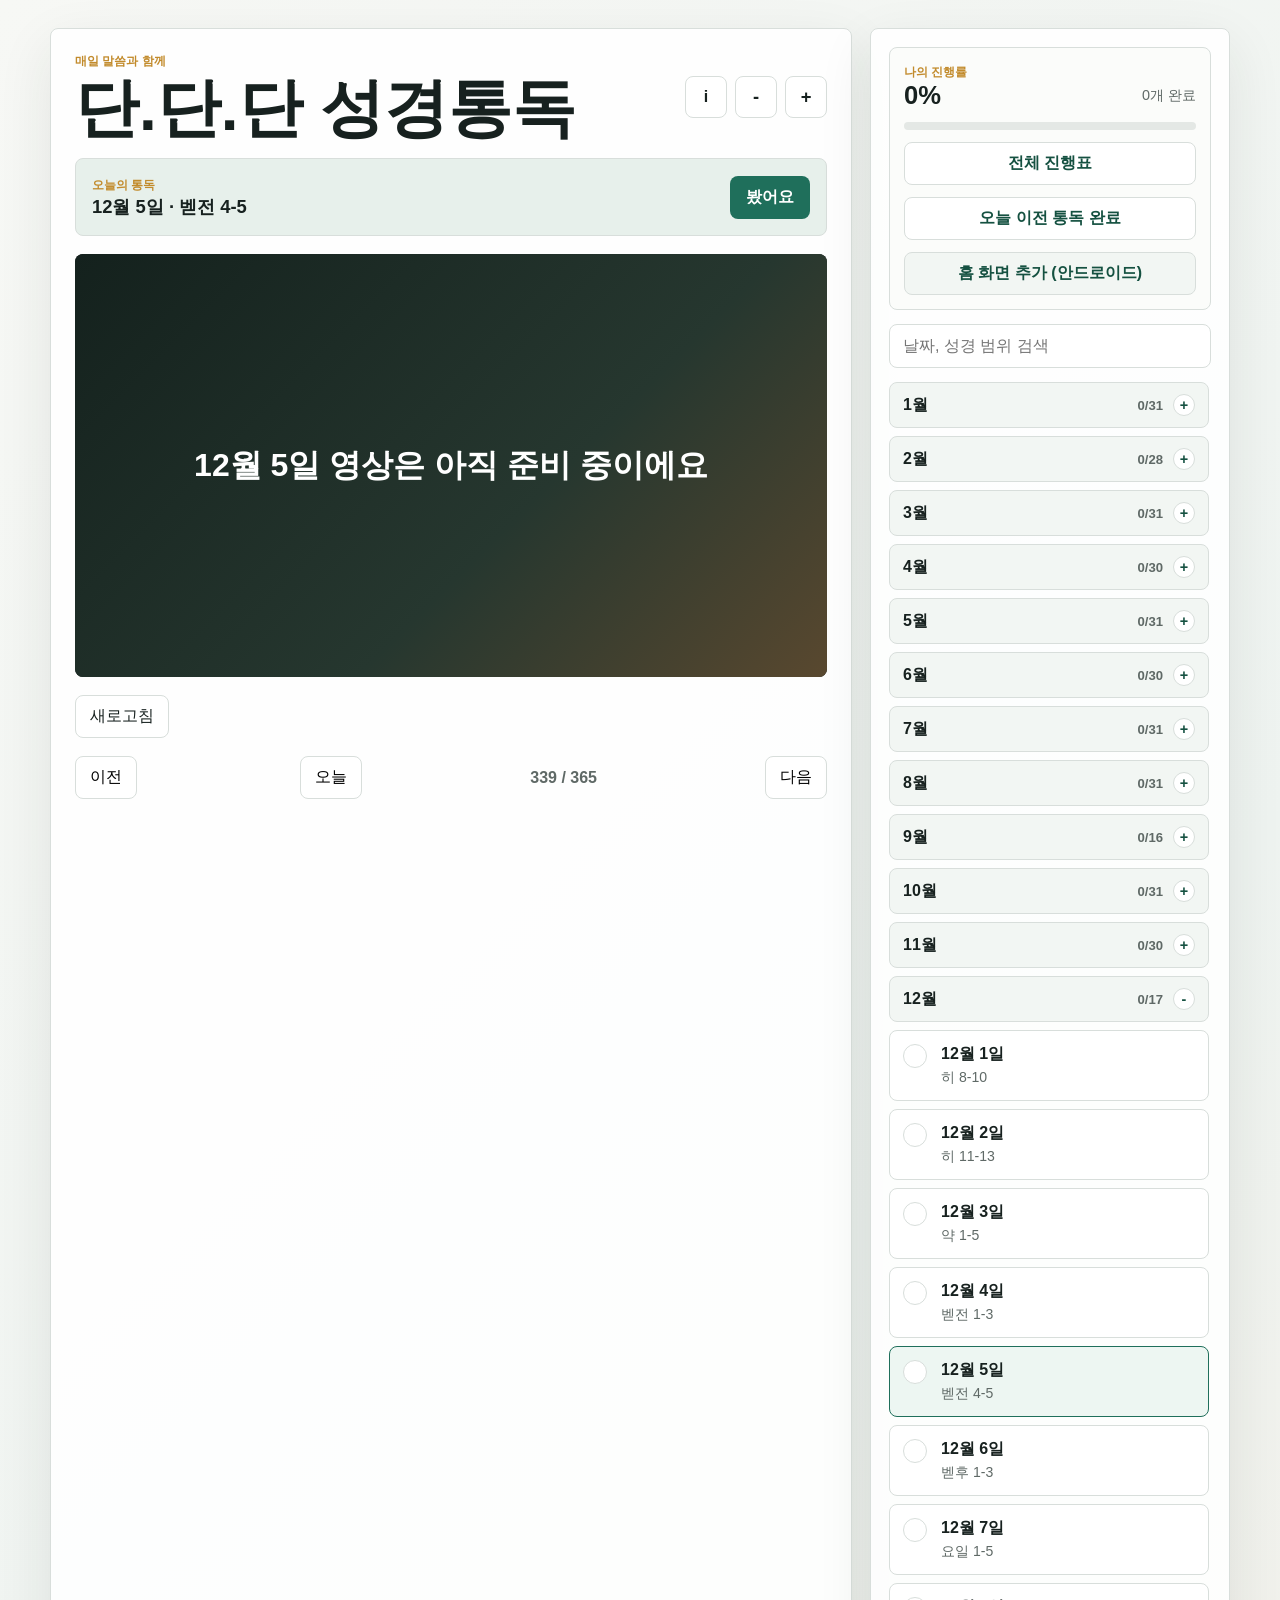
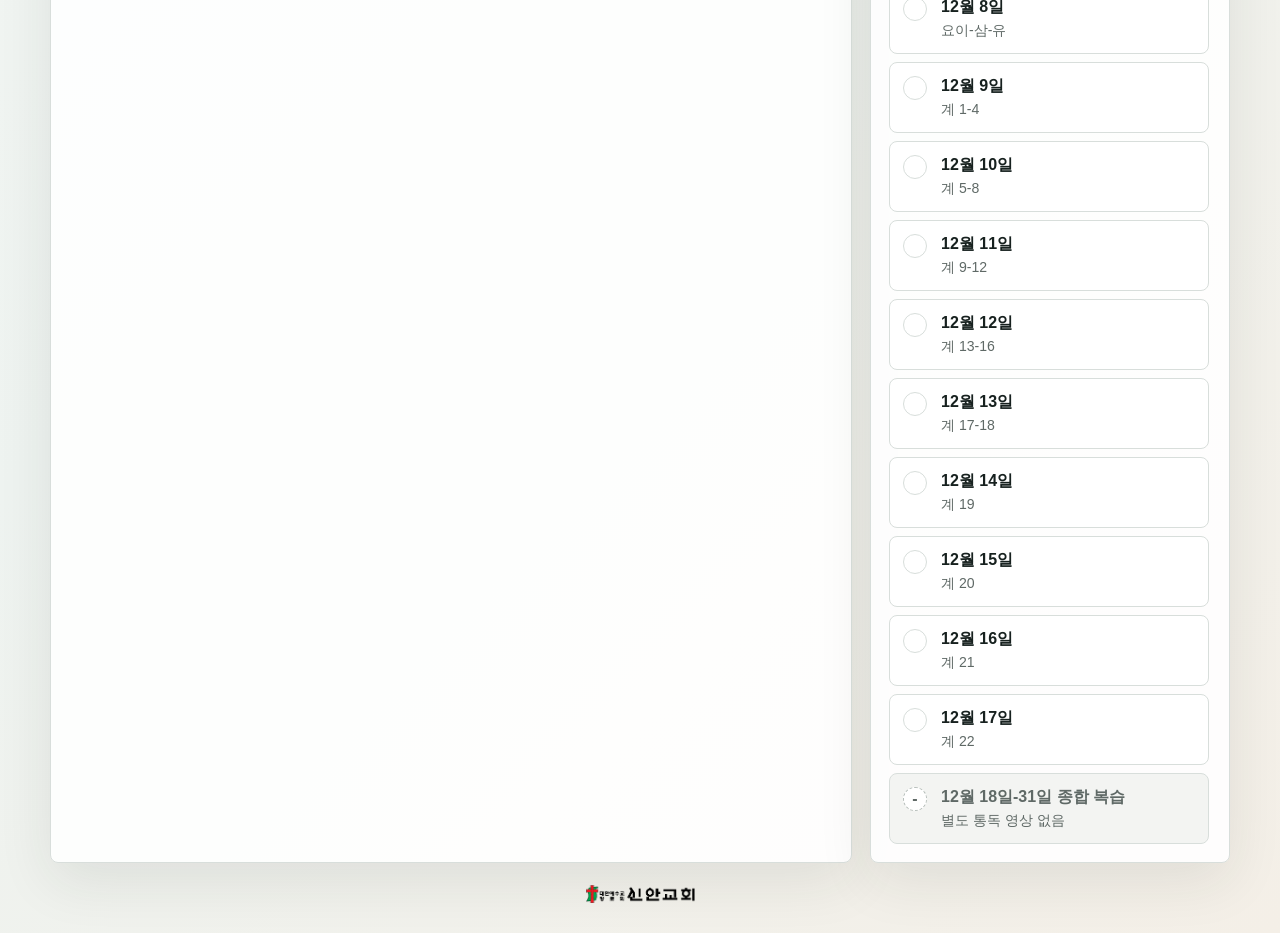
<file: index.html>
<!doctype html>
<html lang="ko">
  <head>
    <meta charset="utf-8" />
    <meta name="viewport" content="width=device-width, initial-scale=1" />
    <title>단.단.단 성경통독</title>
    <meta name="theme-color" content="#1f6f5b" />
    <meta name="apple-mobile-web-app-capable" content="yes" />
    <meta name="apple-mobile-web-app-title" content="단.단.단" />
    <link rel="manifest" href="./manifest.webmanifest?v=29" />
    <link rel="icon" href="./icon.svg" type="image/svg+xml" />
    <link rel="apple-touch-icon" href="./icon.svg" />
    <link rel="stylesheet" href="./styles.css?v=29" />
  </head>
  <body>
    <main class="app-shell">
      <section class="player-panel" aria-labelledby="app-title">
        <div class="topbar">
          <div class="brand-block">
            <p class="kicker">매일 말씀과 함께</p>
            <h1 id="app-title">단.단.단 성경통독</h1>
          </div>
          <div class="topbar-actions">
            <button class="icon-button" id="guideToggle" type="button" aria-label="앱 안내 열기" title="앱 안내">
              i
            </button>
            <button class="icon-button text-size-button" id="decreaseTextSize" type="button" aria-label="글자 작게" title="글자 작게">
              -
            </button>
            <button class="icon-button text-size-button" id="increaseTextSize" type="button" aria-label="글자 크게" title="글자 크게">
              +
            </button>
            <button class="icon-button settings-hidden" id="settingsToggle" type="button" aria-label="설정 열기" title="설정">
              ⚙
            </button>
          </div>
        </div>

        <div class="today-strip">
          <div>
            <span class="label">오늘의 통독</span>
            <strong id="todayTitle">1일차 성경통독</strong>
          </div>
          <button id="completeToday" class="primary-action" type="button">봤어요</button>
        </div>

        <div class="video-frame">
          <iframe
            id="youtubePlayer"
            title="단.단.단 성경통독 영상"
            src=""
            allow="accelerometer; autoplay; clipboard-write; encrypted-media; gyroscope; picture-in-picture; web-share"
            allowfullscreen
          ></iframe>
          <div class="empty-player" id="emptyPlayer">
            <strong>교회 유튜브 재생목록을 연결해 주세요</strong>
            <button id="connectPlaylist" class="primary-action" type="button">재생목록 연결</button>
          </div>
        </div>
        <div class="video-actions">
          <button id="refreshApp" class="subtle-action" type="button">새로고침</button>
          <a class="youtube-link" id="openYoutube" href="#" target="_blank" rel="noreferrer">유튜브에서 열기</a>
        </div>

        <nav class="day-controls" aria-label="영상 이동">
          <button id="prevDay" type="button">이전</button>
          <button id="todayDay" type="button">오늘</button>
          <span id="dayPosition">1 / 1</span>
          <button id="nextDay" type="button">다음</button>
        </nav>
      </section>

      <aside class="list-panel" aria-label="통독 목록">
        <div class="progress-card">
          <span class="label">나의 진행률</span>
          <div class="progress-row">
            <strong id="progressText">0%</strong>
            <span id="progressCount">0개 완료</span>
          </div>
          <div class="progress-track" aria-hidden="true">
            <div id="progressFill"></div>
          </div>
          <button id="progressTableToggle" class="secondary-action" type="button">전체 진행표</button>
          <button id="completeBeforeToday" class="secondary-action" type="button">오늘 이전 통독 완료</button>
          <button id="undoCompleteBeforeToday" class="secondary-action undo-action" type="button" hidden>방금 완료 처리 되돌리기</button>
          <button id="installApp" class="secondary-action install-action" type="button" hidden>홈 화면 추가 (안드로이드)</button>
        </div>

        <div class="search-row">
          <input id="searchInput" type="search" placeholder="날짜, 성경 범위 검색" aria-label="통독 영상 검색" />
        </div>

        <div class="playlist-list" id="playlistList"></div>
      </aside>
      <footer class="app-footer" aria-label="교회 로고">
        <img class="church-logo" src="./church-logo.png" alt="광명제일 신안교회" />
      </footer>
    </main>

    <dialog id="settingsDialog">
      <form method="dialog" class="settings-form">
        <div class="dialog-header">
          <h2>유튜브 연결</h2>
          <button class="icon-button" value="close" aria-label="닫기" title="닫기">×</button>
        </div>
        <label>
          재생목록 ID 또는 URL
          <input id="playlistInput" type="text" placeholder="https://www.youtube.com/playlist?list=..." />
        </label>
        <p>
          교회 유튜브 재생목록 주소를 붙여 넣으면 앱 전체가 그 목록으로 연결됩니다.
        </p>
        <menu>
          <button value="cancel" type="reset">취소</button>
          <button id="saveSettings" class="primary-action" value="default" type="button">저장</button>
        </menu>
      </form>
    </dialog>

    <dialog id="guideDialog">
      <form method="dialog" class="guide-dialog">
        <div class="dialog-header">
          <h2>앱 안내</h2>
          <button class="icon-button" value="close" aria-label="닫기" title="닫기">×</button>
        </div>

        <section class="guide-section" aria-labelledby="guide-install-title">
          <h3 id="guide-install-title">홈 화면에 바로가기 만들기</h3>
          <div class="guide-grid">
            <article class="guide-item">
              <span class="guide-icon" aria-hidden="true">
                <svg viewBox="0 0 24 24">
                  <rect x="6" y="2.5" width="12" height="19" rx="2.5"></rect>
                  <path d="M10 18.5h4"></path>
                  <path d="M12 6v7"></path>
                  <path d="M9.5 8.5 12 6l2.5 2.5"></path>
                </svg>
              </span>
              <div>
                <strong>아이폰</strong>
                <p>
                  Safari에서 앱 주소(dan.shinan.or.kr)를 연 뒤, 공유 버튼
                  <span class="inline-share-icon" aria-label="공유 버튼">
                    <svg viewBox="0 0 24 24" aria-hidden="true">
                      <path d="M12 3v12"></path>
                      <path d="M7.5 7.5 12 3l4.5 4.5"></path>
                      <path d="M5 11v8h14v-8"></path>
                    </svg>
                  </span>
                  을 누르고 <b>홈 화면에 추가</b>를 선택하세요.
                </p>
              </div>
            </article>

            <article class="guide-item">
              <span class="guide-icon" aria-hidden="true">
                <svg viewBox="0 0 24 24">
                  <path d="M12 3a9 9 0 1 0 9 9h-9z"></path>
                  <path d="M12 3v9h9"></path>
                  <path d="M12 12 6.5 20"></path>
                </svg>
              </span>
              <div>
                <strong>안드로이드</strong>
                <p>Chrome에서 앱 주소(dan.shinan.or.kr)로 들어간 후, 앱 안의 <b>홈 화면 추가 (안드로이드)</b> 버튼을 누르세요.</p>
              </div>
            </article>
          </div>
        </section>

        <section class="guide-notice" aria-labelledby="guide-video-title">
          <span class="guide-icon notice-icon" aria-hidden="true">
            <svg viewBox="0 0 24 24">
              <path d="M10 8 16 12l-6 4z"></path>
              <rect x="3" y="5" width="18" height="14" rx="3"></rect>
            </svg>
          </span>
          <div>
            <h3 id="guide-video-title">영상 연결 안내</h3>
            <p>
              이 앱은 교회 유튜브 영상을 연결해서 보여줍니다. 유튜브에 영상이 올라온 뒤 앱에 반영되기까지
              시간이 조금 걸릴 수 있어요. 영상이 보이지 않으면 <b>새로고침</b>을 눌러 주세요.
            </p>
          </div>
        </section>
      </form>
    </dialog>

    <dialog id="progressDialog" class="wide-dialog">
      <form method="dialog" class="progress-dialog">
        <div class="dialog-header">
          <h2>전체 진행표</h2>
          <button class="icon-button" value="close" aria-label="닫기" title="닫기">×</button>
        </div>
        <div id="progressOverview" class="progress-overview"></div>
        <div id="progressCalendar" class="progress-calendar"></div>
      </form>
    </dialog>

    <script>
      (() => {
        const cacheStamp = new Date().toISOString().slice(0, 16).replace(/\D/g, "");
        const loadScript = (src) =>
          new Promise((resolve, reject) => {
            const script = document.createElement("script");
            script.src = src;
            script.onload = resolve;
            script.onerror = reject;
            document.body.appendChild(script);
          });

        loadScript(`./videos.js?fresh=${cacheStamp}`)
          .catch(() => {
            window.VIDEO_BY_DATE = window.VIDEO_BY_DATE || {};
          })
          .finally(() => loadScript("./app.js?v=29"));
      })();
    </script>
    <script>
      if ("serviceWorker" in navigator && window.location.protocol !== "file:") {
        window.addEventListener("load", () => {
          navigator.serviceWorker.register("./sw.js").catch(() => {});
        });
      }
    </script>
  </body>
</html>
</file>
<file: styles.css>
:root {
  color-scheme: light;
  --ink: #17211f;
  --muted: #5f6966;
  --line: #d8dedb;
  --paper: #f7f8f5;
  --panel: #ffffff;
  --accent: #1f6f5b;
  --accent-dark: #155141;
  --gold: #c28b2c;
  --soft: #e7f0eb;
  font-size: var(--app-font-size, 16px);
  font-family: -apple-system, BlinkMacSystemFont, "Segoe UI", sans-serif;
}

* {
  box-sizing: border-box;
}

body {
  margin: 0;
  min-height: 100vh;
  background: linear-gradient(135deg, #f7f8f5 0%, #eef3f0 55%, #f4efe7 100%);
  color: var(--ink);
  font-size: var(--app-font-size, 16px);
}

button,
input {
  font: inherit;
}

.app-shell {
  width: min(1180px, calc(100vw - 32px));
  min-height: 100vh;
  margin: 0 auto;
  padding: 28px 0;
  display: grid;
  grid-template-columns: minmax(0, 1fr) 360px;
  gap: 18px;
  align-items: stretch;
}

.app-footer {
  grid-column: 1 / -1;
  display: flex;
  justify-content: center;
  padding: 4px 0 2px;
}

.player-panel,
.list-panel {
  background: rgba(255, 255, 255, 0.9);
  border: 1px solid var(--line);
  border-radius: 8px;
  box-shadow: 0 18px 55px rgba(28, 41, 36, 0.09);
}

.player-panel {
  padding: 24px;
  display: flex;
  flex-direction: column;
  gap: 18px;
}

.topbar,
.today-strip,
.progress-row,
.day-controls,
.dialog-header,
menu {
  display: flex;
  align-items: center;
  justify-content: space-between;
  gap: 14px;
}

.topbar-actions {
  display: flex;
  align-items: center;
  gap: 8px;
  flex-shrink: 0;
}

.kicker,
.label {
  margin: 0 0 6px;
  color: var(--gold);
  font-size: 0.78rem;
  font-weight: 800;
  letter-spacing: 0;
}

h1,
h2 {
  margin: 0;
  letter-spacing: 0;
}

h1 {
  font-size: clamp(2rem, 5vw, 4.2rem);
  line-height: 1;
}

h2 {
  font-size: 1.2rem;
}

.brand-block {
  min-width: 0;
}

.church-logo {
  width: min(109px, 36vw);
  height: auto;
  display: block;
}

.icon-button {
  width: 42px;
  height: 42px;
  border: 1px solid var(--line);
  border-radius: 8px;
  background: var(--panel);
  color: var(--ink);
  cursor: pointer;
  font-weight: 900;
}

.text-size-button {
  font-size: 1.15rem;
}

.icon-button:disabled {
  color: var(--muted);
  opacity: 0.45;
  cursor: default;
}

.settings-hidden {
  display: none;
}

.today-strip {
  border: 1px solid var(--line);
  border-radius: 8px;
  padding: 16px;
  background: var(--soft);
}

.today-strip strong {
  display: block;
  font-size: 1.15rem;
}

.primary-action {
  border: 0;
  border-radius: 8px;
  background: var(--accent);
  color: white;
  padding: 11px 16px;
  font-weight: 800;
  cursor: pointer;
  white-space: nowrap;
}

.primary-action:hover {
  background: var(--accent-dark);
}

.secondary-action {
  width: 100%;
  margin-top: 12px;
  border: 1px solid var(--line);
  border-radius: 8px;
  background: var(--panel);
  color: var(--accent-dark);
  padding: 10px 12px;
  font-weight: 800;
  cursor: pointer;
}

.install-action {
  background: #f2f6f3;
}

.undo-action {
  background: #fff7e8;
  color: #8a5b11;
}

.install-action[hidden],
.undo-action[hidden] {
  display: none;
}

.video-frame {
  width: 100%;
  aspect-ratio: 16 / 9;
  overflow: hidden;
  border-radius: 8px;
  background: #101817;
  position: relative;
}

.video-frame iframe {
  width: 100%;
  height: 100%;
  border: 0;
  display: block;
}

.empty-player {
  position: absolute;
  inset: 0;
  display: none;
  place-items: center;
  align-content: center;
  gap: 16px;
  padding: 22px;
  text-align: center;
  background: linear-gradient(135deg, #14211d 0%, #26372f 60%, #59482f 100%);
  color: white;
}

.empty-player strong {
  font-size: clamp(1.2rem, 3.2vw, 2rem);
}

.day-controls button,
menu button,
.youtube-link,
.subtle-action {
  border: 1px solid var(--line);
  border-radius: 8px;
  background: var(--panel);
  padding: 10px 14px;
  cursor: pointer;
}

.video-actions {
  display: flex;
  align-items: center;
  justify-content: space-between;
  gap: 12px;
}

.subtle-action {
  color: var(--ink);
}

.youtube-link {
  color: var(--accent-dark);
  font-weight: 800;
  text-decoration: none;
}

#dayPosition {
  color: var(--muted);
  font-weight: 700;
  min-width: 76px;
  text-align: center;
}

.list-panel {
  padding: 18px;
  display: flex;
  flex-direction: column;
  gap: 14px;
  min-height: 0;
}

.progress-card {
  border: 1px solid var(--line);
  border-radius: 8px;
  padding: 14px;
  background: #fbfcfa;
}

.progress-row strong {
  font-size: 1.6rem;
}

.progress-row span {
  color: var(--muted);
  font-size: 0.9rem;
}

.progress-track {
  height: 8px;
  margin-top: 12px;
  border-radius: 999px;
  background: #e4e8e5;
  overflow: hidden;
}

#progressFill {
  width: 0%;
  height: 100%;
  background: var(--accent);
  transition: width 0.2s ease;
}

.search-row input,
.settings-form input {
  width: 100%;
  border: 1px solid var(--line);
  border-radius: 8px;
  padding: 12px 13px;
  color: var(--ink);
  background: white;
}

.playlist-list {
  overflow: auto;
  display: grid;
  gap: 8px;
  padding-right: 2px;
}

.month-section {
  display: grid;
  gap: 8px;
}

.month-toggle {
  width: 100%;
  border: 1px solid var(--line);
  border-radius: 8px;
  background: #f2f6f3;
  color: var(--ink);
  padding: 11px 13px;
  display: grid;
  grid-template-columns: 1fr auto auto;
  gap: 10px;
  align-items: center;
  text-align: left;
  font-weight: 900;
  cursor: pointer;
}

.month-toggle small {
  color: var(--muted);
  font-size: 0.82rem;
  font-weight: 800;
}

.month-indicator {
  width: 22px;
  height: 22px;
  display: grid;
  place-items: center;
  border-radius: 999px;
  background: var(--panel);
  border: 1px solid var(--line);
  color: var(--accent-dark);
  font-size: 0.9rem;
  line-height: 1;
}

.month-list {
  display: grid;
  gap: 8px;
}

.month-list[hidden] {
  display: none;
}

.day-item {
  width: 100%;
  text-align: left;
  border: 1px solid var(--line);
  border-radius: 8px;
  background: var(--panel);
  padding: 13px;
  display: grid;
  grid-template-columns: 28px 1fr;
  gap: 10px;
}

.day-item[aria-current="true"] {
  border-color: var(--accent);
  background: #edf6f2;
}

.check {
  width: 24px;
  height: 24px;
  display: grid;
  place-items: center;
  border-radius: 999px;
  border: 1px solid var(--line);
  color: transparent;
  background: var(--panel);
  cursor: pointer;
  user-select: none;
}

.check:focus-visible,
.day-open:focus-visible {
  outline: 3px solid rgba(31, 111, 91, 0.24);
  outline-offset: 2px;
}

.day-item.done .check {
  color: white;
  background: var(--accent);
  border-color: var(--accent);
}

.day-item.grouped {
  background: #fbfaf5;
}

.day-item.inactive {
  background: #f3f4f2;
  color: var(--muted);
}

.day-item.special {
  background: #fffaf0;
  border-color: #e8cf9a;
}

.inactive-mark,
.special-mark {
  width: 24px;
  height: 24px;
  display: grid;
  place-items: center;
  border-radius: 999px;
  border: 1px dashed #b7bfbb;
  color: var(--muted);
  background: #fff;
  font-weight: 900;
}

.special-mark {
  border-style: solid;
  border-color: #d69e2e;
  color: #8a5b11;
  font-size: 0.72rem;
}

.day-open {
  width: 100%;
  border: 0;
  background: transparent;
  padding: 0;
  color: inherit;
  text-align: left;
  cursor: pointer;
}

.day-open strong,
.day-open span,
.day-static,
.day-static strong,
.day-static span {
  display: block;
}

.day-open span,
.day-static span {
  margin-top: 3px;
  color: var(--muted);
  font-size: 0.88rem;
}

dialog {
  width: min(520px, calc(100vw - 28px));
  border: 1px solid var(--line);
  border-radius: 8px;
  padding: 0;
  color: var(--ink);
}

.wide-dialog {
  width: min(820px, calc(100vw - 24px));
}

dialog::backdrop {
  background: rgba(10, 15, 14, 0.38);
}

.settings-form,
.progress-dialog {
  padding: 18px;
  display: grid;
  gap: 16px;
}

.progress-overview {
  display: grid;
  grid-template-columns: repeat(4, minmax(0, 1fr));
  gap: 8px;
}

.month-summary {
  border: 1px solid var(--line);
  border-radius: 8px;
  padding: 11px;
  background: #fbfcfa;
  display: flex;
  align-items: center;
  justify-content: space-between;
  gap: 8px;
}

.month-summary strong,
.month-summary span {
  display: block;
}

.month-summary span {
  margin-top: 3px;
  color: var(--muted);
  font-size: 0.82rem;
}

.month-summary b {
  color: var(--accent-dark);
}

.progress-calendar {
  max-height: min(62vh, 680px);
  overflow: auto;
  display: grid;
  gap: 14px;
  padding-right: 2px;
}

.calendar-month {
  display: grid;
  gap: 8px;
}

.calendar-month h3 {
  margin: 0;
  font-size: 1rem;
}

.calendar-grid {
  display: grid;
  grid-template-columns: repeat(7, minmax(0, 1fr));
  gap: 6px;
}

.calendar-day {
  min-height: 46px;
  border: 1px solid var(--line);
  border-radius: 8px;
  background: var(--panel);
  color: var(--ink);
  display: grid;
  place-items: center;
  gap: 1px;
  padding: 6px 2px;
  cursor: pointer;
}

.calendar-day span,
.calendar-day b {
  display: block;
  line-height: 1;
}

.calendar-day b {
  min-height: 12px;
  color: var(--accent-dark);
  font-size: 0.78rem;
}

.calendar-day.done {
  background: var(--soft);
  border-color: #bdd5ca;
}

.calendar-day.current {
  outline: 3px solid rgba(31, 111, 91, 0.22);
  outline-offset: 1px;
}

.calendar-day.grouped {
  background: #fbfaf5;
}

.calendar-day.inactive {
  background: #f0f1ef;
  color: #9aa39f;
  border-style: dashed;
  cursor: default;
}

.calendar-day.special {
  background: #fff5df;
  border-color: #e3bf75;
}

.guide-dialog {
  padding: 18px;
  display: grid;
  gap: 18px;
}

.guide-section,
.guide-notice {
  display: grid;
  gap: 12px;
}

.guide-section h3,
.guide-notice h3 {
  margin: 0;
  font-size: 1rem;
}

.guide-grid {
  display: grid;
  gap: 10px;
}

.guide-item,
.guide-notice {
  border: 1px solid var(--line);
  border-radius: 8px;
  background: #fbfcfa;
  padding: 14px;
  display: grid;
  grid-template-columns: 42px 1fr;
  gap: 12px;
  align-items: start;
}

.guide-icon {
  width: 42px;
  height: 42px;
  border-radius: 999px;
  background: var(--soft);
  color: var(--accent-dark);
  display: grid;
  place-items: center;
}

.guide-icon svg {
  width: 25px;
  height: 25px;
  fill: none;
  stroke: currentColor;
  stroke-width: 1.8;
  stroke-linecap: round;
  stroke-linejoin: round;
}

.guide-icon svg path:first-child {
  fill: none;
}

.notice-icon {
  background: #fff5df;
  color: #8a5b11;
}

.guide-item strong {
  display: block;
  margin-bottom: 4px;
}

.guide-item p,
.guide-notice p {
  margin: 0;
  color: var(--muted);
  line-height: 1.55;
}

.inline-share-icon {
  width: 1.25em;
  height: 1.25em;
  display: inline-grid;
  place-items: center;
  vertical-align: -0.24em;
  color: var(--ink);
}

.inline-share-icon svg {
  width: 1.1em;
  height: 1.1em;
  fill: none;
  stroke: currentColor;
  stroke-width: 2;
  stroke-linecap: round;
  stroke-linejoin: round;
}

.settings-form label {
  display: grid;
  gap: 8px;
  font-weight: 800;
}

.settings-form p {
  margin: 0;
  color: var(--muted);
  line-height: 1.5;
}

menu {
  padding: 0;
  margin: 0;
}

@media (max-width: 860px) {
  .app-shell {
    width: min(100vw - 20px, 560px);
    grid-template-columns: 1fr;
    padding: 10px 0;
  }

  .player-panel,
  .list-panel {
    padding: 14px;
  }

  .today-strip {
    align-items: stretch;
    flex-direction: column;
  }

  .topbar {
    align-items: flex-start;
  }

  .topbar-actions {
    gap: 6px;
  }

  .icon-button {
    width: 38px;
    height: 38px;
  }

  .text-size-button {
    font-size: 1.05rem;
  }

  .primary-action {
    width: 100%;
  }

  .progress-overview {
    grid-template-columns: repeat(2, minmax(0, 1fr));
  }

  .calendar-day {
    min-height: 42px;
  }
}
</file>
